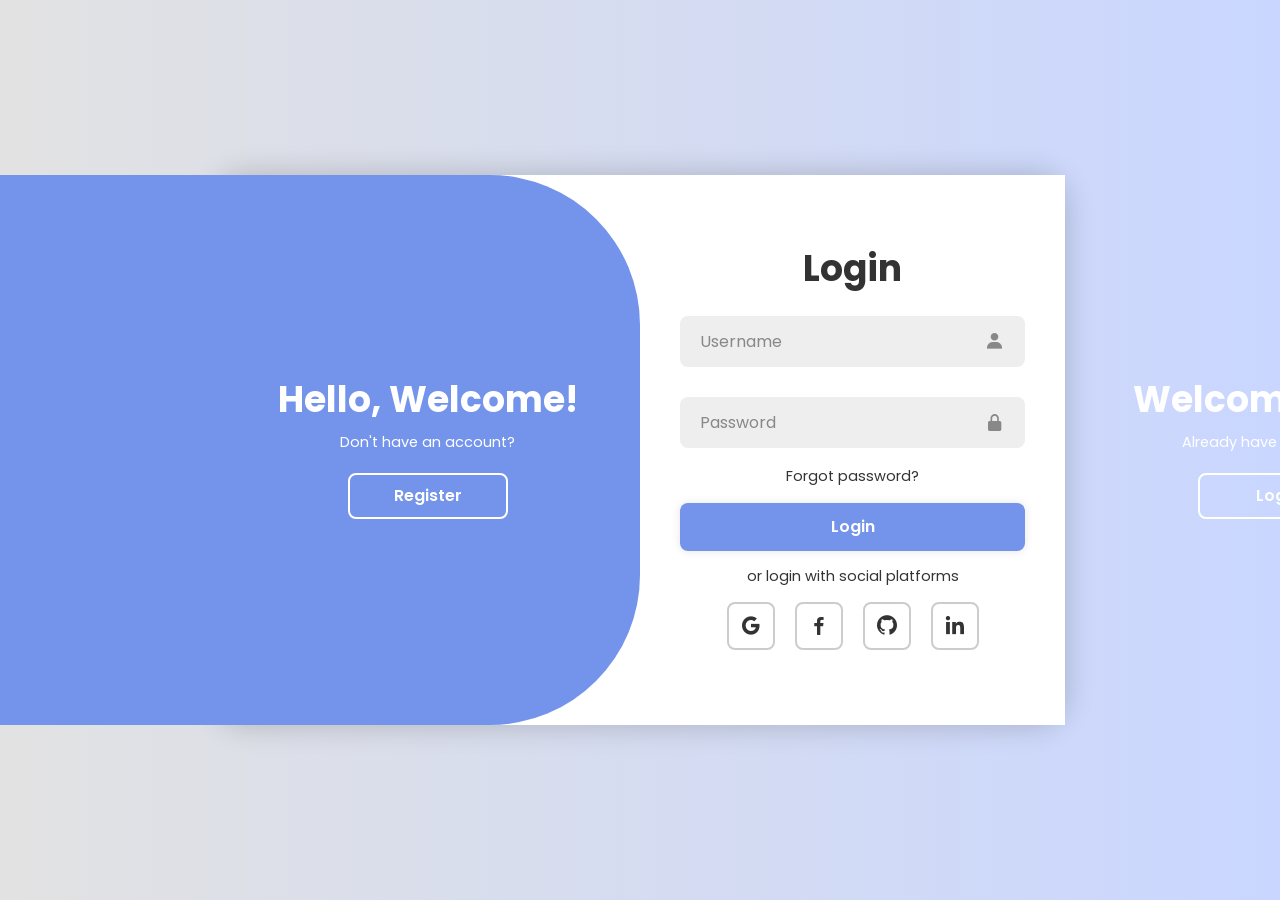
<file: login-register/index.html>
<!doctype html>
<html lang="en">
  <head>
    <meta charset="UTF-8" />
    <meta name="viewport" content="width=device-width, initial-scale=1.0" />
    <link
      href="https://unpkg.com/boxicons@2.1.4/css/boxicons.min.css"
      rel="stylesheet"
    />
    <link rel="stylesheet" href="style.css" />
    <title>Responsive Login And Registration Form | Test</title>
  </head>
  <body>
    <div class="container">
      <div class="form-box login">
        <form action="">
          <h1>Login</h1>
          <div class="input-box">
            <input type="text" placeholder="Username" required />
            <i class="bx bxs-user"></i>
          </div>
          <div class="input-box">
            <input type="password" placeholder="Password" required />
            <i class="bx bxs-lock-alt"></i>
          </div>
          <div class="forgot-link">
            <a href="#">Forgot password?</a>
          </div>
          <button type="submit" class="btn">Login</button>
          <p>or login with social platforms</p>
          <div class="social-icons">
            <a href="#"><i class="bx bxl-google"></i></a>
            <a href="#"><i class="bx bxl-facebook"></i></a>
            <a href="#"><i class="bx bxl-github"></i></a>
            <a href="#"><i class="bx bxl-linkedin"></i></a>
          </div>
        </form>
      </div>

      <div class="form-box register">
        <form action="">
          <h1>Registration</h1>
          <div class="input-box">
            <input type="text" placeholder="Username" required />
            <i class="bx bxs-user"></i>
          </div>
          <div class="input-box">
            <input type="email" placeholder="Email" required />
            <i class="bx bxs-envelope"></i>
          </div>
          <div class="input-box">
            <input type="password" placeholder="Password" required />
            <i class="bx bxs-lock-alt"></i>
          </div>
          <button type="submit" class="btn">Register</button>
          <p>or register with social platforms</p>
          <div class="social-icons">
            <a href="#"><i class="bx bxl-google"></i></a>
            <a href="#"><i class="bx bxl-facebook"></i></a>
            <a href="#"><i class="bx bxl-github"></i></a>
            <a href="#"><i class="bx bxl-linkedin"></i></a>
          </div>
        </form>
      </div>

      <div class="toggle-box">
        <div class="toggle-panel toggle-left">
          <h1>Hello, Welcome!</h1>
          <p>Don't have an account?</p>
          <button class="btn register-btn">Register</button>
        </div>
        <div class="toggle-panel toggle-right">
          <h1>Welcome Back!</h1>
          <p>Already have an account?</p>
          <button class="btn login-btn">Login</button>
        </div>
      </div>
    </div>
    <script src="script.js"></script>
  </body>
</html>
</file>
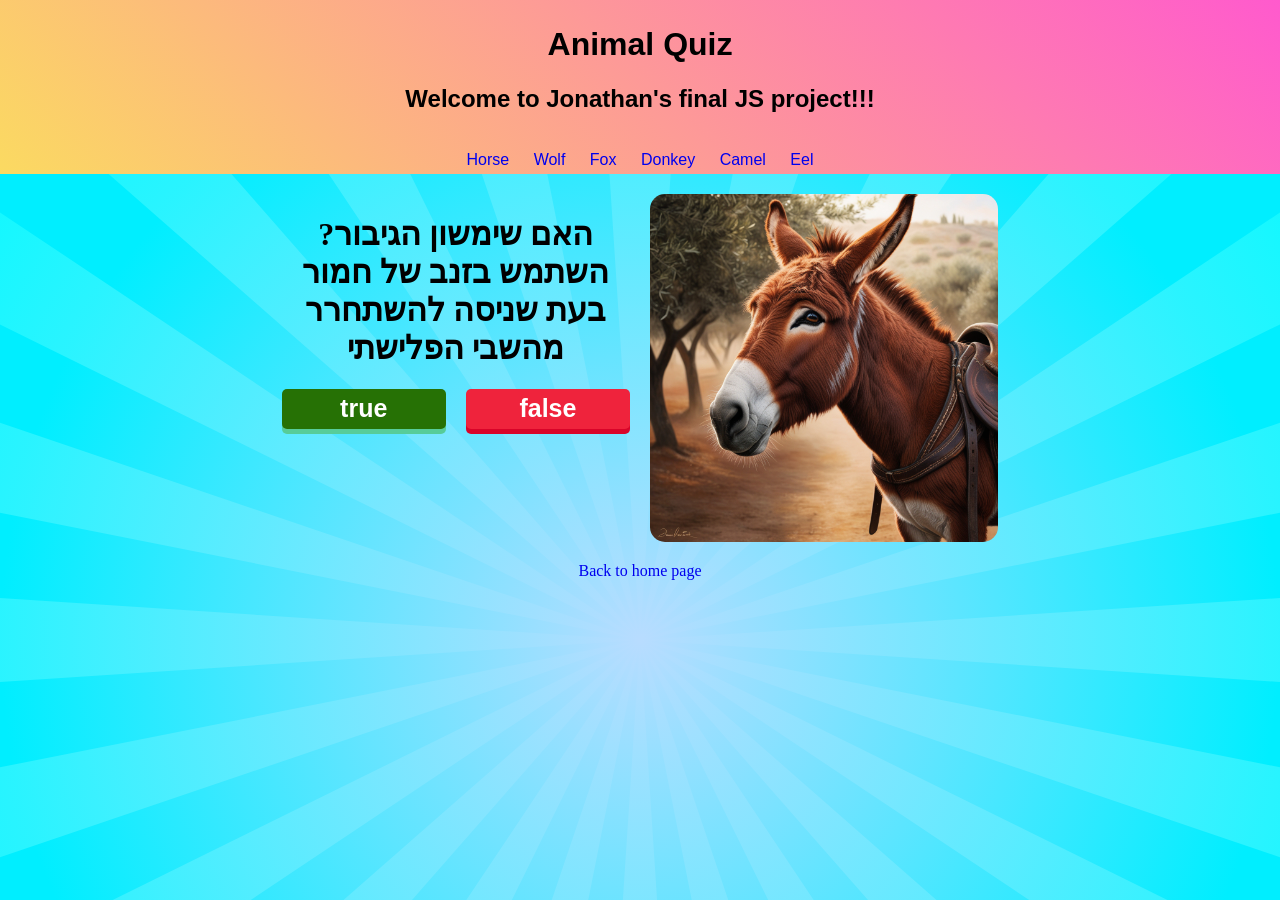
<file: web/js, css & html/year 2/final project (year 2)/donkey.html>
<html>
    <head>
        <title>Animal Quiz-donkey</title>
        <link rel="stylesheet" href="style.css">
        <link rel="icon" type="image/x-icon" 
        href="https://img.icons8.com/?size=100&id=ivgycKXd21vb&format=png&color=000000">
        </head>
    <body>
        <header>
            <h1>Animal Quiz</h1>
            <h2>Welcome to Jonathan's final JS project!!!</h2>
            <br>
            <nav>
                <a href="horse.html">Horse</a>
                <a href="wolf.html">Wolf</a>
                <a href="fox.html">Fox</a>
                <a href="donkey.html">Donkey</a>
                <a href="camel.html">Camel</a>
                <a href="eel.html">Eel</a>
            </nav>
        </header>
        <main>
            <div class="q">
                <div class="flex">
                    <div class="left no-border">
                        <div id="hide">
                            <h1>?האם שימשון הגיבור השתמש בזנב של חמור בעת שניסה להשתחרר מהשבי הפלישתי</h1>
                            <div id="btns">
                                <button class="btn css-button-3d--green" onclick="checkBtn('x')">true</button>
                                <button class="btn css-button-3d--red" onclick="checkBtn('v')">false</button>
                            </div>
                        </div>
                        <div id="secretDiv">
                            <img id="secretImg">
                            <p>(והנה שמשון מכה בפלשתים בלחי חמור (שופטים, ג, ז׳-י״א</p>
                        </div>
                    </div>
                    <div class="right no-border">
                        <img src="imgs/donkey2.jpeg" alt="donkey">
                    </div>
                </div>
                <a href="home.html">Back to home page</a>
            </div>
        </main>
        <script type="text/javascript" src="main.js"></script>
    </body>
</html>
</file>
<file: login-register/style.css>
@import url("https://fonts.googleapis.com/css2?family=Poppins:ital,wght@0,100;0,200;0,300;0,400;0,500;0,600;0,700;0,800;0,900;1,100;1,200;1,300;1,400;1,500;1,600;1,700;1,800;1,900&display=swap");

* {
  margin: 0;
  padding: 0;
  box-sizing: border-box;
  font-family: "Poppins", sans-serif;
}

body {
  display: flex;
  justify-content: center;
  align-items: center;
  min-height: 100vh;
  background: linear-gradient(90deg, #e2e2e2, #c9d6ff);
}

.container {
  position: relative;
  width: 850px;
  height: 550px;
  background: #fff;
  border-radius: 30px;
  box-shadow: 0 0 30px rgba(0, 0, 0, 0.2);
  /* overflow: hidden; */
}

.form-box {
  position: absolute;
  right: 0;
  width: 50%;
  height: 100%;
  background: #fff;
  display: flex;
  align-items: center;
  color: #333;
  text-align: center;
  padding: 40px;
  z-index: 1;
  transition:
    0.6s ease-in-out 1.2s,
    visibility 0s linear 1.1s;
}

.container.active .form-box {
  right: 50%;
}

.form-box.register {
  visibility: hidden;
}

.container.active .form-box.register {
  visibility: visible;
}

form {
  width: 100%;
}

.container h1 {
  font-size: 36px;
  margin: -10px 0;
}

.input-box {
  position: relative;
  margin: 30px 0;
}

.input-box input {
  width: 100%;
  padding: 13px 50px 13px 20px;
  background: #eee;
  border-radius: 8px;
  border: none;
  outline: none;
  font-size: 16px;
  color: #333;
  font-weight: 500;
}

.input-box input::placeholder {
  color: #888;
  font-weight: 400;
}

.input-box i {
  position: absolute;
  right: 20px;
  top: 50%;
  transform: translateY(-50%);
  font-size: 20px;
  color: #888;
}

.forgot-link {
  margin: -15px 0 15px;
}

.forgot-link a {
  font-size: 14.5px;
  color: #333;
  text-decoration: none;
}

.btn {
  width: 100%;
  height: 48px;
  background: #7494ec;
  border-radius: 8px;
  box-shadow: 0 0 10px rgba(0, 0, 0, 0.1);
  border: none;
  cursor: pointer;
  font-size: 16px;
  color: #fff;
  font-weight: 600;
}

.container p {
  font-size: 14.5px;
  margin: 15px 0;
}

.social-icons a {
  display: inline-flex;
  padding: 10px;
  border: 2px solid #ccc;
  border-radius: 8px;
  font-size: 24px;
  color: #333;
  text-decoration: none;
  margin: 0 8px;
}

.toggle-box {
  position: absolute;
  width: 100%;
  height: 100%;
}

.toggle-box::before {
  content: "";
  position: absolute;
  left: -250%;
  width: 300%;
  height: 100%;
  background: #7494ec;
  border-radius: 150px;
  z-index: 2;
  transition: 1.8s ease-in-out;
}

.container.active .toggle-box::before {
  left: 50%;
}

.toggle-panel {
  position: absolute;
  width: 50%;
  height: 100%;
  color: #fff;
  display: flex;
  flex-direction: column;
  justify-content: center;
  align-items: center;
  z-index: 2;
  transition: 0.6s ease-in-out;
}

.toggle-panel.toggle-left {
  left: 0;
  transition-delay: 1.2s;
}

.container.active .toggle-panel.toggle-left {
  left: -50%;
  transition-delay: 0.6s;
}

.toggle-panel.toggle-right {
  right: -50%;
  transition-delay: 0.6s;
}

.container.active .toggle-panel.toggle-right {
  right: 0;
  transition-delay: 1.2s;
}

.toggle-panel p {
  margin-bottom: 20px;
}

.toggle-panel .btn {
  width: 160px;
  height: 46px;
  background: transparent;
  border: 2px solid #fff;
  box-shadow: none;
}
</file>
<file: web/js, css & html/year 2/final project (year 2)/style.css>
@import url('https://fonts.cdnfonts.com/css/indulta');

body{
    margin: 0;
    background-color: #B8DCFF;
    background-image: url("data:image/svg+xml,%3Csvg xmlns='http://www.w3.org/2000/svg' width='100%25' height='100%25' viewBox='0 0 800 800'%3E%3Cdefs%3E%3CradialGradient id='a' cx='400' cy='400' r='50%25' gradientUnits='userSpaceOnUse'%3E%3Cstop offset='0' stop-color='%23B8DCFF'/%3E%3Cstop offset='1' stop-color='%230EF'/%3E%3C/radialGradient%3E%3CradialGradient id='b' cx='400' cy='400' r='70%25' gradientUnits='userSpaceOnUse'%3E%3Cstop offset='0' stop-color='%23B8DCFF'/%3E%3Cstop offset='1' stop-color='%230FF'/%3E%3C/radialGradient%3E%3C/defs%3E%3Crect fill='url(%23a)' width='800' height='800'/%3E%3Cg fill-opacity='.8'%3E%3Cpath fill='url(%23b)' d='M998.7 439.2c1.7-26.5 1.7-52.7 0.1-78.5L401 399.9c0 0 0-0.1 0-0.1l587.6-116.9c-5.1-25.9-11.9-51.2-20.3-75.8L400.9 399.7c0 0 0-0.1 0-0.1l537.3-265c-11.6-23.5-24.8-46.2-39.3-67.9L400.8 399.5c0 0 0-0.1-0.1-0.1l450.4-395c-17.3-19.7-35.8-38.2-55.5-55.5l-395 450.4c0 0-0.1 0-0.1-0.1L733.4-99c-21.7-14.5-44.4-27.6-68-39.3l-265 537.4c0 0-0.1 0-0.1 0l192.6-567.4c-24.6-8.3-49.9-15.1-75.8-20.2L400.2 399c0 0-0.1 0-0.1 0l39.2-597.7c-26.5-1.7-52.7-1.7-78.5-0.1L399.9 399c0 0-0.1 0-0.1 0L282.9-188.6c-25.9 5.1-51.2 11.9-75.8 20.3l192.6 567.4c0 0-0.1 0-0.1 0l-265-537.3c-23.5 11.6-46.2 24.8-67.9 39.3l332.8 498.1c0 0-0.1 0-0.1 0.1L4.4-51.1C-15.3-33.9-33.8-15.3-51.1 4.4l450.4 395c0 0 0 0.1-0.1 0.1L-99 66.6c-14.5 21.7-27.6 44.4-39.3 68l537.4 265c0 0 0 0.1 0 0.1l-567.4-192.6c-8.3 24.6-15.1 49.9-20.2 75.8L399 399.8c0 0 0 0.1 0 0.1l-597.7-39.2c-1.7 26.5-1.7 52.7-0.1 78.5L399 400.1c0 0 0 0.1 0 0.1l-587.6 116.9c5.1 25.9 11.9 51.2 20.3 75.8l567.4-192.6c0 0 0 0.1 0 0.1l-537.3 265c11.6 23.5 24.8 46.2 39.3 67.9l498.1-332.8c0 0 0 0.1 0.1 0.1l-450.4 395c17.3 19.7 35.8 38.2 55.5 55.5l395-450.4c0 0 0.1 0 0.1 0.1L66.6 899c21.7 14.5 44.4 27.6 68 39.3l265-537.4c0 0 0.1 0 0.1 0L207.1 968.3c24.6 8.3 49.9 15.1 75.8 20.2L399.8 401c0 0 0.1 0 0.1 0l-39.2 597.7c26.5 1.7 52.7 1.7 78.5 0.1L400.1 401c0 0 0.1 0 0.1 0l116.9 587.6c25.9-5.1 51.2-11.9 75.8-20.3L400.3 400.9c0 0 0.1 0 0.1 0l265 537.3c23.5-11.6 46.2-24.8 67.9-39.3L400.5 400.8c0 0 0.1 0 0.1-0.1l395 450.4c19.7-17.3 38.2-35.8 55.5-55.5l-450.4-395c0 0 0-0.1 0.1-0.1L899 733.4c14.5-21.7 27.6-44.4 39.3-68l-537.4-265c0 0 0-0.1 0-0.1l567.4 192.6c8.3-24.6 15.1-49.9 20.2-75.8L401 400.2c0 0 0-0.1 0-0.1L998.7 439.2z'/%3E%3C/g%3E%3C/svg%3E");
    background-attachment: fixed;
    background-size: cover;
    background-repeat: no-repeat;
}
header{
    background-color: #FBDA61;
    background-image: linear-gradient(45deg, #FBDA61 0%, #FF5ACD 100%);
    text-align: center;
    padding: 5px;
    font-family: 'Indulta', sans-serif;
    
}
a{
    margin: 10px;
    text-decoration: none;
}
a:hover{
    text-decoration: underline;
}
.flex{
    display: flex;
    gap: 20px;
    width: 80%;
    margin: 20px auto;
}
.card{
    flex: 1;
    border: solid #FF5ACD 5px;;
    text-align: center;
    border-radius: 15px;
    padding: 20px;
    background-color: rgb(255, 255, 90, 0.3);
    transition: 0.3s;
}
.card:hover{
    border-color: #FBDA61;
    transform: scale(1.05);
}
.card img{
    width: 300px;
    height: 300px;
}
.q{
    width: 70%;
    margin: 0 auto;
    text-align: center;
}
.left, .right{
    flex: 1;
    aspect-ratio: 1/1;
    border: solid;
}

.left img, .right img{
    width: 100%;
    height: 100%;
}
#secretDiv{
    display: none;
}
img{
    border-radius: 15px;
}
.no-border{
    border: none;
}
#btns{
    display: flex;
    width: 100%;
    gap: 20px;
}
.btn{
    flex: 1;
    font-size: 25px;
}
.css-button-3d--green {
  min-width: 130px;
  height: 40px;
  color: #fff;
  padding: 5px 10px;
  font-weight: bold;
  cursor: pointer;
  transition: all 0.3s ease;
  position: relative;
  display: inline-block;
  outline: none;
  border-radius: 5px;
  border: none;
  background: #267105;
  box-shadow: 0 5px #57cc99;
}
.css-button-3d--green:hover {
  box-shadow: 0 3px #57cc99;
  top: 1px;
}
.css-button-3d--green:active {
  box-shadow: 0 0 #57cc99;
  top: 5px;
}

.css-button-3d--red {
  min-width: 130px;
  height: 40px;
  color: #fff;
  padding: 5px 10px;
  font-weight: bold;
  cursor: pointer;
  transition: all 0.3s ease;
  position: relative;
  display: inline-block;
  outline: none;
  border-radius: 5px;
  border: none;
  background: #ef233c;
  box-shadow: 0 5px #d90429;
}
.css-button-3d--red:hover {
  box-shadow: 0 3px #d90429;
  top: 1px;
}
.css-button-3d--red:active {
  box-shadow: 0 0 #d90429;
  top: 5px;
}
</file>
